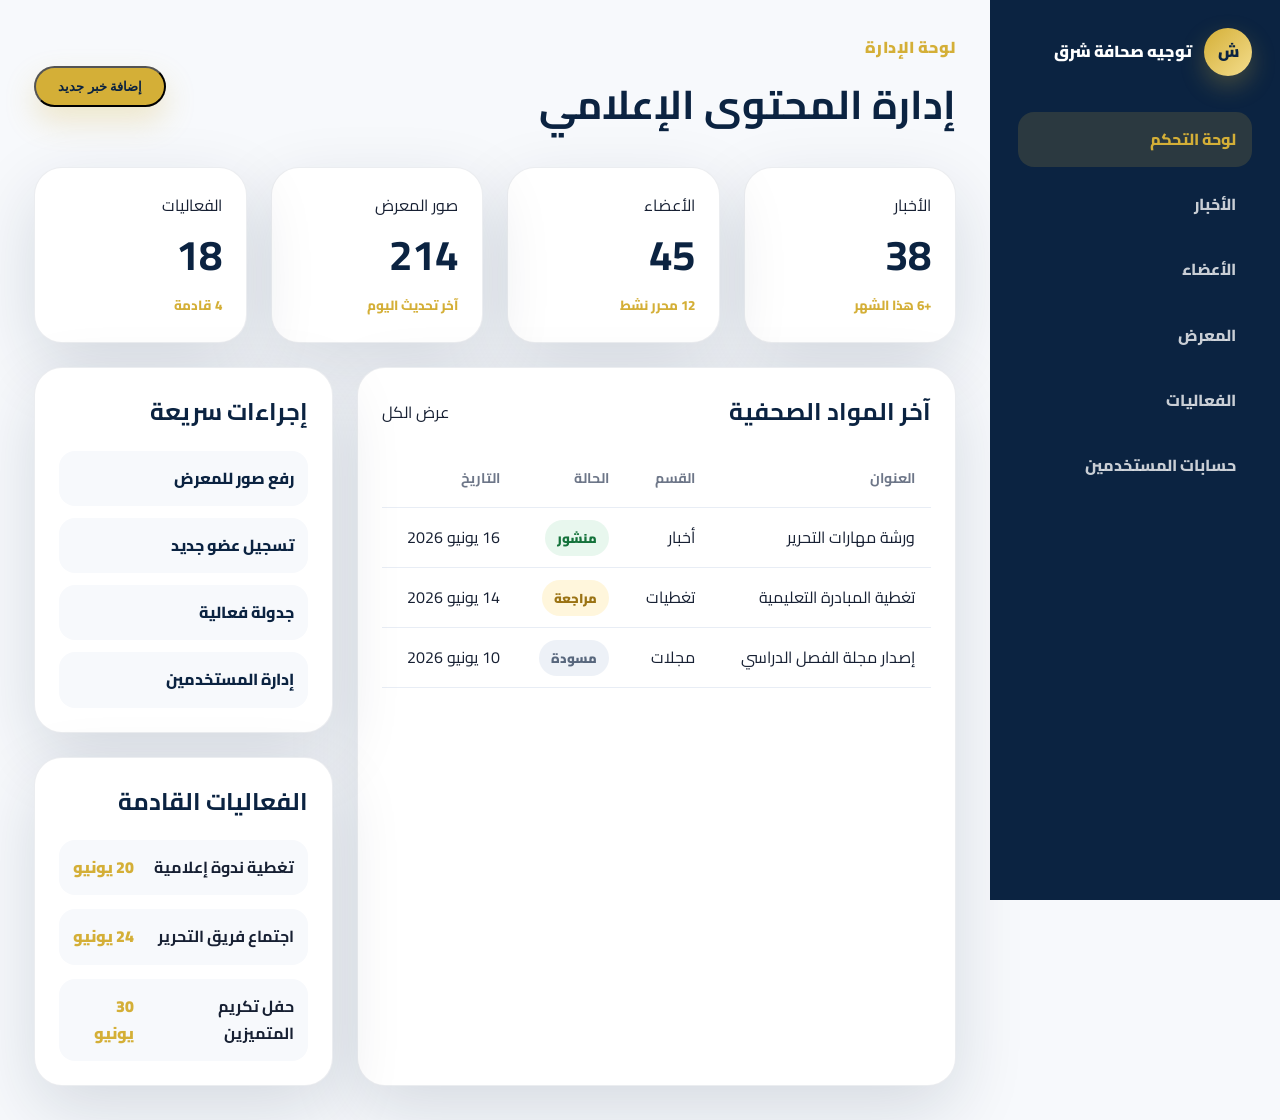
<file: admin.html>
<!doctype html>
<html lang="ar" dir="rtl">
<head>
  <meta charset="UTF-8" />
  <meta name="viewport" content="width=device-width, initial-scale=1.0" />
  <title>لوحة إدارة | توجيه صحافة شرق</title>
  <link rel="preconnect" href="https://fonts.googleapis.com">
  <link rel="preconnect" href="https://fonts.gstatic.com" crossorigin>
  <link href="https://fonts.googleapis.com/css2?family=Cairo:wght@400;500;600;700;800;900&display=swap" rel="stylesheet">
  <link rel="stylesheet" href="styles.css" />
</head>
<body class="admin-body">
  <aside class="sidebar">
    <a class="brand" href="index.html"><span class="brand-logo">ش</span><span>توجيه صحافة شرق</span></a>
    <nav class="admin-nav" aria-label="لوحة الإدارة">
      <a class="active" href="#">لوحة التحكم</a>
      <a href="#">الأخبار</a>
      <a href="#">الأعضاء</a>
      <a href="#">المعرض</a>
      <a href="#">الفعاليات</a>
      <a href="#">حسابات المستخدمين</a>
    </nav>
  </aside>
  <main class="dashboard">
    <header class="dashboard-header">
      <div><p class="eyebrow">لوحة الإدارة</p><h1>إدارة المحتوى الإعلامي</h1></div>
      <button class="btn primary">إضافة خبر جديد</button>
    </header>
    <section class="dashboard-stats">
      <article><span>الأخبار</span><strong>38</strong><small>+6 هذا الشهر</small></article>
      <article><span>الأعضاء</span><strong>45</strong><small>12 محرر نشط</small></article>
      <article><span>صور المعرض</span><strong>214</strong><small>آخر تحديث اليوم</small></article>
      <article><span>الفعاليات</span><strong>18</strong><small>4 قادمة</small></article>
    </section>
    <section class="admin-grid">
      <article class="panel large-panel">
        <div class="panel-head"><h2>آخر المواد الصحفية</h2><a href="#">عرض الكل</a></div>
        <table>
          <thead><tr><th>العنوان</th><th>القسم</th><th>الحالة</th><th>التاريخ</th></tr></thead>
          <tbody>
            <tr><td>ورشة مهارات التحرير</td><td>أخبار</td><td><span class="badge done">منشور</span></td><td>16 يونيو 2026</td></tr>
            <tr><td>تغطية المبادرة التعليمية</td><td>تغطيات</td><td><span class="badge review">مراجعة</span></td><td>14 يونيو 2026</td></tr>
            <tr><td>إصدار مجلة الفصل الدراسي</td><td>مجلات</td><td><span class="badge draft">مسودة</span></td><td>10 يونيو 2026</td></tr>
          </tbody>
        </table>
      </article>
      <article class="panel">
        <div class="panel-head"><h2>إجراءات سريعة</h2></div>
        <div class="quick-actions"><button>رفع صور للمعرض</button><button>تسجيل عضو جديد</button><button>جدولة فعالية</button><button>إدارة المستخدمين</button></div>
      </article>
      <article class="panel">
        <div class="panel-head"><h2>الفعاليات القادمة</h2></div>
        <ul class="event-list"><li><strong>تغطية ندوة إعلامية</strong><span>20 يونيو</span></li><li><strong>اجتماع فريق التحرير</strong><span>24 يونيو</span></li><li><strong>حفل تكريم المتميزين</strong><span>30 يونيو</span></li></ul>
      </article>
    </section>
  </main>
</body>
</html>
</file>
<file: styles.css>
:root {
  --navy: #0B2341;
  --navy-soft: #12345d;
  --gold: #D4AF37;
  --white: #FFFFFF;
  --ink: #172033;
  --muted: #6d7688;
  --surface: #f7f9fc;
  --shadow: 0 24px 70px rgba(11, 35, 65, .14);
  --radius: 28px;
}
* { box-sizing: border-box; }
html { scroll-behavior: smooth; }
body { margin: 0; font-family: "Cairo", sans-serif; color: var(--ink); background: var(--white); line-height: 1.7; }
a { color: inherit; text-decoration: none; }
img { max-width: 100%; display: block; }
.container { width: min(1160px, calc(100% - 32px)); margin: auto; }
.site-header { position: sticky; top: 0; z-index: 20; background: rgba(255,255,255,.94); backdrop-filter: blur(16px); border-bottom: 1px solid rgba(11,35,65,.08); }
.nav { min-height: 78px; display: flex; align-items: center; justify-content: space-between; gap: 24px; }
.brand { display: inline-flex; align-items: center; gap: 12px; font-weight: 900; color: var(--navy); }
.brand-logo, .logo-mark { width: 48px; height: 48px; display: grid; place-items: center; color: var(--navy); background: linear-gradient(135deg, var(--gold), #f4dd8d); border-radius: 50%; font-weight: 900; box-shadow: 0 10px 24px rgba(212,175,55,.28); }
.nav-links { display: flex; align-items: center; gap: 22px; font-weight: 700; }
.nav-links a { transition: color .25s ease; }
.nav-links a:hover { color: var(--gold); }
.nav-cta, .btn { border-radius: 999px; padding: 11px 22px; font-weight: 800; }
.nav-cta, .btn.primary { color: var(--navy); background: var(--gold); box-shadow: 0 14px 30px rgba(212,175,55,.25); }
.btn.secondary { color: var(--white); border: 1px solid rgba(255,255,255,.6); }
.nav-toggle { display: none; border: 0; background: var(--navy); color: var(--white); border-radius: 12px; padding: 8px 12px; font-size: 22px; }
.hero { min-height: 760px; display: grid; place-items: center; position: relative; isolation: isolate; overflow: hidden; background: linear-gradient(rgba(11,35,65,.78), rgba(11,35,65,.88)), url("https://images.unsplash.com/photo-1504711434969-e33886168f5c?auto=format&fit=crop&w=1800&q=85") center/cover; color: var(--white); text-align: center; }
.hero::after { content: ""; position: absolute; inset: 0; z-index: -1; background: radial-gradient(circle at 20% 25%, rgba(212,175,55,.24), transparent 28%), radial-gradient(circle at 80% 70%, rgba(255,255,255,.12), transparent 30%); }
.hero-content { padding: 110px 0; }
.official-logo { width: 170px; height: 170px; margin: 0 auto 28px; border: 1px solid rgba(212,175,55,.6); border-radius: 50%; display: grid; place-items: center; background: rgba(255,255,255,.1); box-shadow: inset 0 0 0 12px rgba(255,255,255,.06), 0 25px 70px rgba(0,0,0,.22); position: relative; }
.logo-mark { width: 88px; height: 88px; font-size: 46px; }
.logo-ring { position: absolute; bottom: 28px; font-size: 11px; letter-spacing: 2px; color: rgba(255,255,255,.78); }
.eyebrow { margin: 0 0 10px; color: var(--gold); font-weight: 900; letter-spacing: .5px; }
.hero h1 { font-size: clamp(48px, 8vw, 92px); line-height: 1.05; margin: 0; font-weight: 900; }
.hero h2 { color: var(--gold); font-size: clamp(24px, 4vw, 42px); margin: 18px 0; }
.hero-slogan { max-width: 760px; margin: 0 auto 34px; font-size: clamp(18px, 2.3vw, 25px); color: rgba(255,255,255,.9); }
.hero-actions { display: flex; justify-content: center; gap: 14px; flex-wrap: wrap; }
.section { padding: 96px 0; }
.section-heading { text-align: center; max-width: 760px; margin: 0 auto 48px; }
.section-heading h2 { font-size: clamp(30px, 4vw, 48px); color: var(--navy); line-height: 1.25; margin: 0; }
.leadership, .gallery, .admin-body { background: var(--surface); }
.leader-grid, .service-grid, .work-grid, .news-grid, .stat-grid, .dashboard-stats, .admin-grid { display: grid; gap: 24px; }
.leader-grid { grid-template-columns: repeat(2, 1fr); }
.profile-card, .service-card, .stat-card, .news-card, .panel, .dashboard-stats article { background: var(--white); border: 1px solid rgba(11,35,65,.08); border-radius: var(--radius); box-shadow: var(--shadow); }
.profile-card { padding: 38px; text-align: center; }
.profile-avatar { width: 96px; height: 96px; margin: auto; display: grid; place-items: center; border-radius: 50%; background: var(--navy); color: var(--gold); font-size: 42px; font-weight: 900; border: 6px solid rgba(212,175,55,.25); }
.role, .news-body span { color: var(--gold); font-weight: 900; }
.service-grid { grid-template-columns: repeat(5, 1fr); }
.service-card { padding: 28px; transition: transform .25s ease, border-color .25s ease; }
.service-card:hover, .image-card:hover, .news-card:hover { transform: translateY(-8px); }
.icon { font-size: 34px; }
.stats { padding: 70px 0; background: var(--navy); }
.stat-grid { grid-template-columns: repeat(4, 1fr); }
.stat-card { padding: 30px; text-align: center; background: rgba(255,255,255,.06); border-color: rgba(212,175,55,.25); color: var(--white); }
.stat-card strong { display: block; color: var(--gold); font-size: 48px; line-height: 1; }
.work-grid { grid-template-columns: repeat(4, 1fr); }
.image-card { min-height: 360px; overflow: hidden; border-radius: var(--radius); position: relative; box-shadow: var(--shadow); transition: transform .25s ease; color: var(--white); }
.image-card img { width: 100%; height: 100%; object-fit: cover; position: absolute; inset: 0; z-index: -2; }
.image-card::after { content: ""; position: absolute; inset: 0; z-index: -1; background: linear-gradient(transparent 20%, rgba(11,35,65,.92)); }
.image-card div { position: absolute; bottom: 0; padding: 24px; }
.gallery-grid { display: grid; grid-template-columns: repeat(3, 1fr); gap: 18px; }
.gallery-grid img { width: 100%; height: 250px; object-fit: cover; border-radius: 24px; box-shadow: var(--shadow); }
.news-grid { grid-template-columns: repeat(3, 1fr); }
.news-card { overflow: hidden; transition: transform .25s ease; }
.news-card img { width: 100%; height: 220px; object-fit: cover; }
.news-body { padding: 24px; }
.news-body a { display: inline-flex; margin-top: 12px; color: var(--navy); font-weight: 900; border-bottom: 2px solid var(--gold); }
.footer { background: #07182d; color: var(--white); padding: 70px 0 24px; }
.footer-grid { display: grid; grid-template-columns: 2fr 1fr 1.5fr; gap: 42px; }
.footer a { display: block; color: rgba(255,255,255,.78); margin: 8px 0; }
.copyright { text-align: center; color: rgba(255,255,255,.58); border-top: 1px solid rgba(255,255,255,.1); padding-top: 22px; margin-top: 42px; }
.reveal { opacity: 0; transform: translateY(24px); transition: opacity .7s ease, transform .7s ease; }
.reveal.visible { opacity: 1; transform: translateY(0); }
.admin-body { min-height: 100vh; display: grid; grid-template-columns: 290px 1fr; }
.sidebar { background: var(--navy); padding: 28px; color: var(--white); position: sticky; top: 0; height: 100vh; }
.sidebar .brand { color: var(--white); margin-bottom: 36px; }
.admin-nav { display: grid; gap: 10px; }
.admin-nav a { padding: 14px 16px; border-radius: 16px; color: rgba(255,255,255,.78); font-weight: 800; }
.admin-nav a.active, .admin-nav a:hover { background: rgba(212,175,55,.16); color: var(--gold); }
.dashboard { padding: 34px; }
.dashboard-header { display: flex; justify-content: space-between; align-items: center; gap: 16px; margin-bottom: 28px; }
.dashboard-header h1 { margin: 0; color: var(--navy); font-size: 40px; }
.dashboard-stats { grid-template-columns: repeat(4, 1fr); margin-bottom: 24px; }
.dashboard-stats article { padding: 24px; }
.dashboard-stats strong { display: block; color: var(--navy); font-size: 42px; }
.dashboard-stats small { color: var(--gold); font-weight: 800; }
.admin-grid { grid-template-columns: 2fr 1fr; }
.large-panel { grid-row: span 2; }
.panel { padding: 24px; overflow: hidden; }
.panel-head { display: flex; justify-content: space-between; align-items: center; margin-bottom: 18px; }
.panel h2 { color: var(--navy); margin: 0; }
table { width: 100%; border-collapse: collapse; }
th, td { text-align: right; padding: 16px; border-bottom: 1px solid #e8edf5; }
th { color: var(--muted); font-size: 14px; }
.badge { padding: 6px 12px; border-radius: 999px; font-size: 13px; font-weight: 900; }
.done { background: #e8f7ee; color: #14723b; } .review { background: #fff6dc; color: #9b7314; } .draft { background: #edf1f7; color: #58677d; }
.quick-actions { display: grid; gap: 12px; }
.quick-actions button { border: 0; background: var(--surface); color: var(--navy); border-radius: 16px; padding: 14px; font: inherit; font-weight: 800; text-align: right; cursor: pointer; }
.event-list { list-style: none; padding: 0; margin: 0; display: grid; gap: 14px; }
.event-list li { display: flex; justify-content: space-between; gap: 12px; padding: 14px; background: var(--surface); border-radius: 16px; }
.event-list span { color: var(--gold); font-weight: 900; }
@media (max-width: 980px) { .service-grid, .work-grid, .stat-grid, .dashboard-stats { grid-template-columns: repeat(2,1fr); } .news-grid, .gallery-grid, .footer-grid, .admin-grid { grid-template-columns: 1fr; } .admin-body { grid-template-columns: 1fr; } .sidebar { position: relative; height: auto; } }
@media (max-width: 720px) { .nav-toggle { display: block; } .nav-links { position: absolute; top: 78px; right: 16px; left: 16px; display: none; flex-direction: column; background: var(--white); padding: 18px; border-radius: 20px; box-shadow: var(--shadow); } .nav-links.open { display: flex; } .leader-grid, .service-grid, .work-grid, .stat-grid, .dashboard-stats { grid-template-columns: 1fr; } .hero { min-height: 680px; } .dashboard-header { align-items: flex-start; flex-direction: column; } }
</file>
